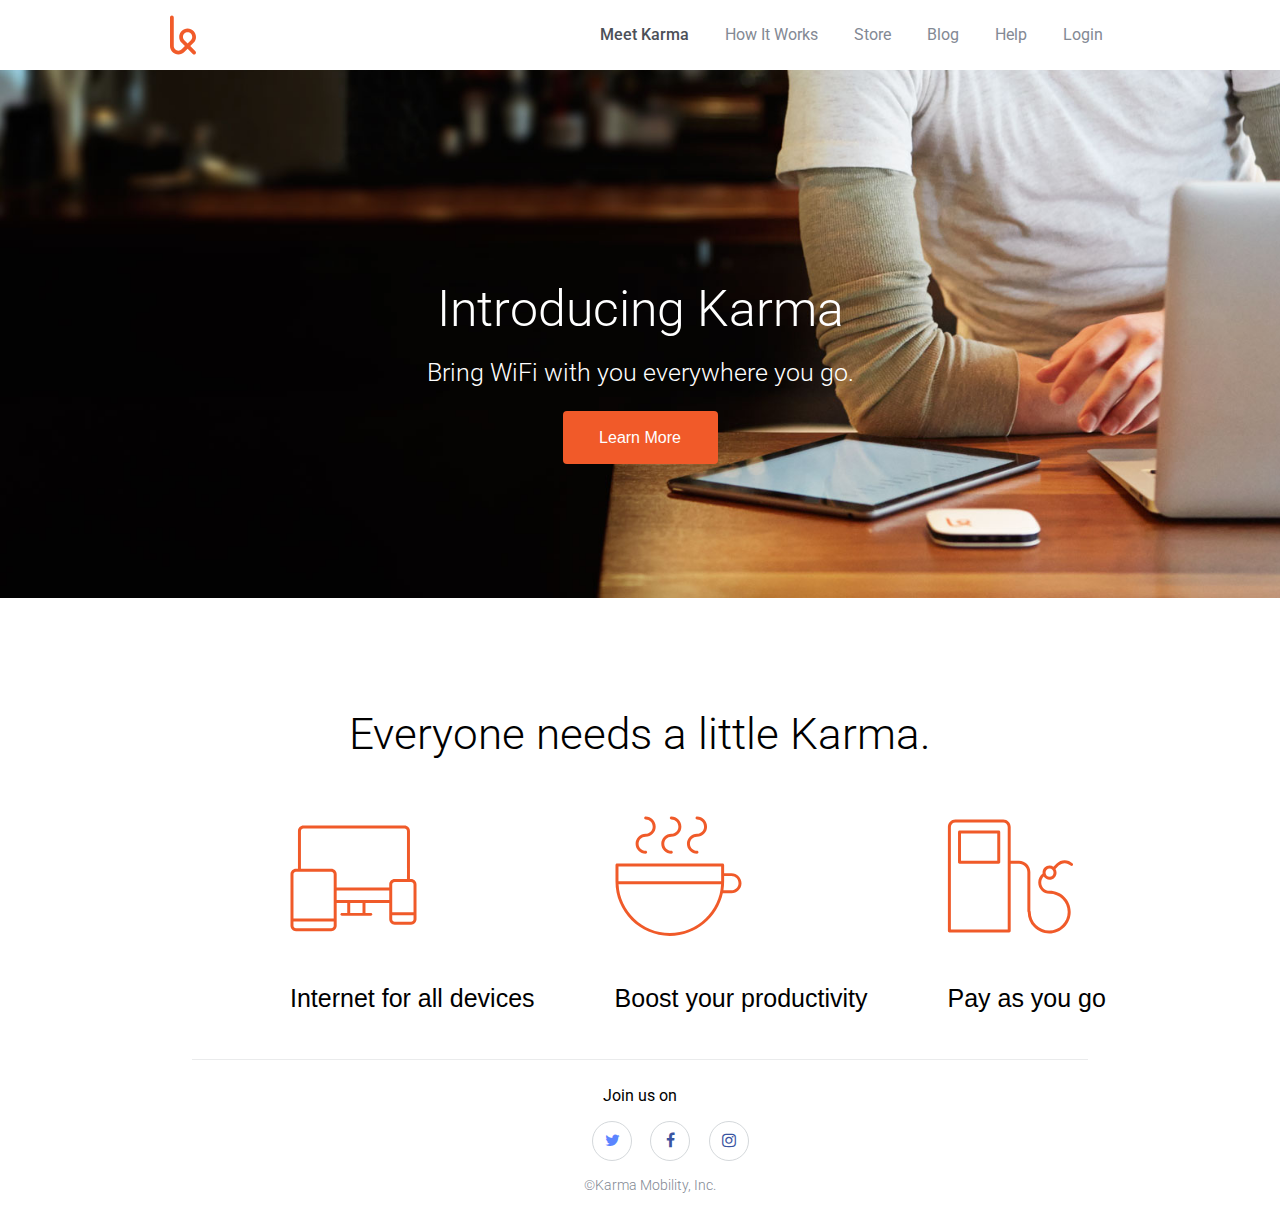
<file: index.html>
<!DOCTYPE html>
<html lang="en">
<head>
	<meta charset="UTF-8">
	<title>Document</title>
	<link rel="stylesheet" type="text/css" href="css/style.css">
	<link href='http://fonts.googleapis.com/css?family=Roboto:400,500,300' rel='stylesheet' type='text/css'>
	<link href="http://maxcdn.bootstrapcdn.com/font-awesome/4.2.0/css/font-awesome.min.css" rel="stylesheet">
	<!-- <link href="//maxcdn.bootstrapcdn.com/font-awesome/4.2.0/css/font-awesome.min.css" rel="stylesheet"> -->
	<link rel="icon" type="image/png" href="favicon_name.png" />
<!-- or -->
<link rel="shortcut icon" type="image/x-icon"  href="favicon.ico">

	
</head>
<body>
	<nav class="top-navigation">
	<div class="content">
		<ul class="links" style="list-style-type:none";>
			<li class="active">Meet Karma</li>
			<li>How It Works</li>
			<li>Store</li>
			<li>Blog</li>
			<li>Help</li>
			<li>Login</li>
			</ul>
			<img class="logo" src="images/karma-logo_copy.svg" alt="Karma" width="26px" height="70px">
	</div>
	</nav>
<div class="body">
	<h1 class="text">Introducing Karma</h1>
	<h3 class="detailtext">Bring WiFi with you everywhere you go.</h3>
	
	
	<button class="big-button">Learn More</button>
	</div>

	<div class="cases">
	<h2>Everyone needs a little Karma.</h2>

	<div class="page-wrap">
	

	<figure>
	<img width="127px" height="127px" src="images/icon-devices_copy.svg"/>
	<figcaption class="devices">Internet for all devices</figcaption>
	</figure><figure>
	<img width="127px" height="127px" src="images/icon-coffee_copy.svg"/>
	<figcaption class="coffee">Boost your productivity</figcaption>
	</figure><figure>
	<img width="127px" height="127px" src="images/icon-refill_copy.svg"/>
	<figcaption class="refill">Pay as you go</figcaption>
	</figure>
	</div>	
</div>
<footer class="social">
<hr />
<h5>Join us on</h5>
<div class="content">
<ul class="icons">
	<li><button class="button"><i class="fa fa-twitter" style="color: #5B85FF;"></i></button></li>
	<li><button class="button"><i class="fa fa-facebook" style="color: #3954a1;"></i></button></li>
	<li><button class="button"><i class="fa fa-instagram" style="color: #3954a1;"></i></button></li>
	</ul>
	<h6>&copy;Karma Mobility, Inc.</h6>
</div>
</footer>
</body>
</html>
</file>
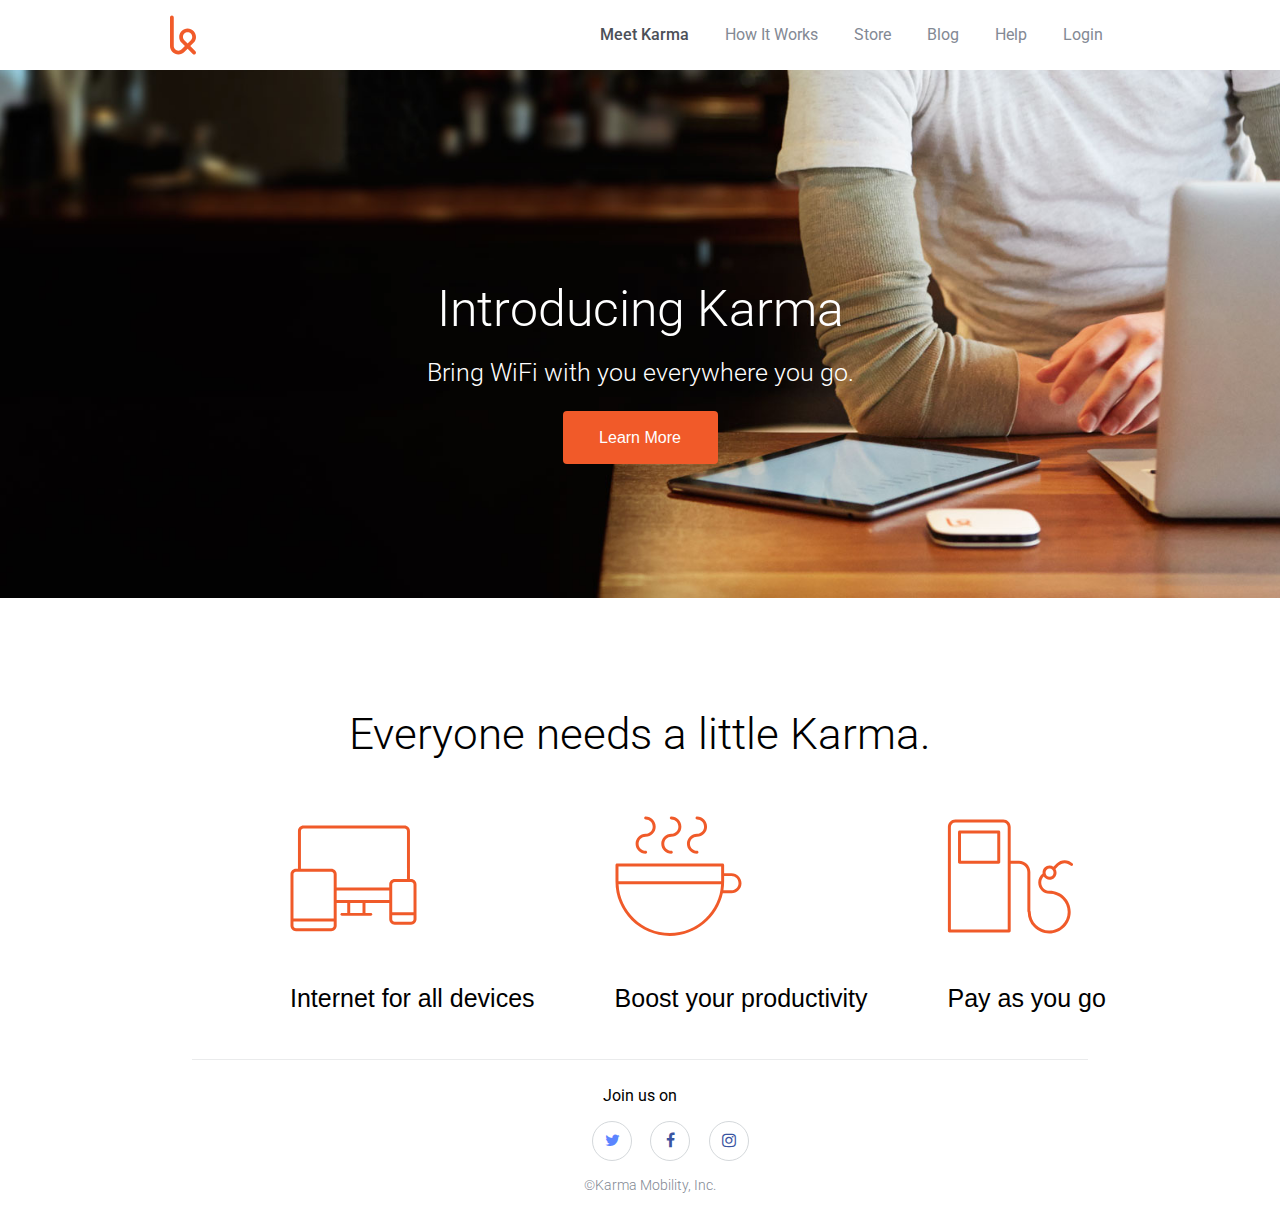
<file: css/index.html>
<!DOCTYPE html>
<html lang="en">
<head>
	<meta charset="UTF-8">
	<title>Document</title>
	<link rel="stylesheet" type="text/css" href="style.css">
	<link href='//fonts.googleapis.com/css?family=Roboto:400,500,300' rel='stylesheet' type='text/css'>
	<link href="//maxcdn.bootstrapcdn.com/font-awesome/4.2.0/css/font-awesome.min.css" rel="stylesheet">
	<!-- <link href="//maxcdn.bootstrapcdn.com/font-awesome/4.2.0/css/font-awesome.min.css" rel="stylesheet"> -->
	<link rel="icon" type="image/png" href="favicon_name.png" />
<!-- or -->
	<link rel="shortcut icon" type="image/x-icon"  href="favicon.ico">

	
</head>
<body>
	<nav class="top-navigation">
	<div class="content">
		<ul class="links" style="list-style-type:none";>
			<li class="active">Meet Karma</li>
			<li>How It Works</li>
			<li>Store</li>
			<li>Blog</li>
			<li>Help</li>
			<li>Login</li>
			</ul>
			<img class="logo" src="images/karma-logo_copy.svg" alt="Karma" width="26px" height="70px">
	</div>
	</nav>
<div class="body">
	<h1 class="text">Introducing Karma</h1>
	<h3 class="detailtext">Bring WiFi with you everywhere you go.</h3>
	
	
	<button class="big-button">Learn More</button>
	</div>

	<div class="cases">
	<h2>Everyone needs a little Karma.</h2>

	<div class="page-wrap">
	

	<figure>
	<img width="127px" height="127px" src="images/icon-devices_copy.svg"/>
	<figcaption class="devices">Internet for all devices</figcaption>
	</figure><figure>
	<img width="127px" height="127px" src="images/icon-coffee_copy.svg"/>
	<figcaption class="coffee">Boost your productivity</figcaption>
	</figure><figure>
	<img width="127px" height="127px" src="images/icon-refill_copy.svg"/>
	<figcaption class="refill">Pay as you go</figcaption>
	</figure>
	</div>	
</div>
<footer class="social">
<hr />
<h5>Join us on</h5>
<div class="content">
<ul class="icons">
	<li><button class="button"><i class="fa fa-twitter" style="color: #5B85FF;"></i></button></li>
	<li><button class="button"><i class="fa fa-facebook" style="color: #3954a1;"></i></button></li>
	<li><button class="button"><i class="fa fa-instagram" style="color: #3954a1;"></i></button></li>
	</ul>
	<h6>&copy;Karma Mobility, Inc.</h6>
</div>
</footer>
</body>
</html>
</file>
<file: css/style.css>
html {
  box-sizing: border-box;
  *behavior: url(/scripts/boxsizing.htc);
}
*, *:before, *:after {
  box-sizing: inherit;
}/*! normalize.css v3.0.2 | MIT License | git.io/normalize */

/**
 * 1. Set default font family to sans-serif.
 * 2. Prevent iOS text size adjust after orientation change, without disabling
 *    user zoom.
 */

html {
  font-family: sans-serif; /* 1 */
  -ms-text-size-adjust: 100%; /* 2 */
  -webkit-text-size-adjust: 100%; /* 2 */
}

/**
 * Remove default margin.
 */

body {
  margin: 0;
}

/* HTML5 display definitions
   ========================================================================== */

/**
 * Correct `block` display not defined for any HTML5 element in IE 8/9.
 * Correct `block` display not defined for `details` or `summary` in IE 10/11
 * and Firefox.
 * Correct `block` display not defined for `main` in IE 11.
 */

article,
aside,
details,
figcaption,
figure,
footer,
header,
hgroup,
main,
menu,
nav,
section,
summary {
  display: block;
}

/**
 * 1. Correct `inline-block` display not defined in IE 8/9.
 * 2. Normalize vertical alignment of `progress` in Chrome, Firefox, and Opera.
 */

audio,
canvas,
progress,
video {
  display: inline-block; /* 1 */
  vertical-align: baseline; /* 2 */
}

/**
 * Prevent modern browsers from displaying `audio` without controls.
 * Remove excess height in iOS 5 devices.
 */

audio:not([controls]) {
  display: none;
  height: 0;
}

/**
 * Address `[hidden]` styling not present in IE 8/9/10.
 * Hide the `template` element in IE 8/9/11, Safari, and Firefox < 22.
 */

[hidden],
template {
  display: none;
}

/* Links
   ========================================================================== */

/**
 * Remove the gray background color from active links in IE 10.
 */

a {
  background-color: transparent;
}

/**
 * Improve readability when focused and also mouse hovered in all browsers.
 */

a:active,
a:hover {
  outline: 0;
}

/* Text-level semantics
   ========================================================================== */

/**
 * Address styling not present in IE 8/9/10/11, Safari, and Chrome.
 */

abbr[title] {
  border-bottom: 1px dotted;
}

/**
 * Address style set to `bolder` in Firefox 4+, Safari, and Chrome.
 */

b,
strong {
  font-weight: bold;
}

/**
 * Address styling not present in Safari and Chrome.
 */

dfn {
  font-style: italic;
}

/**
 * Address variable `h1` font-size and margin within `section` and `article`
 * contexts in Firefox 4+, Safari, and Chrome.
 */

h1 {
  font-size: 2em;
  margin: 0.67em 0;
}

/**
 * Address styling not present in IE 8/9.
 */

mark {
  background: #ff0;
  color: #000;
}

/**
 * Address inconsistent and variable font size in all browsers.
 */

small {
  font-size: 80%;
}

/**
 * Prevent `sub` and `sup` affecting `line-height` in all browsers.
 */

sub,
sup {
  font-size: 75%;
  line-height: 0;
  position: relative;
  vertical-align: baseline;
}

sup {
  top: -0.5em;
}

sub {
  bottom: -0.25em;
}

/* Embedded content
   ========================================================================== */

/**
 * Remove border when inside `a` element in IE 8/9/10.
 */

img {
  border: 0;
}

/**
 * Correct overflow not hidden in IE 9/10/11.
 */

svg:not(:root) {
  overflow: hidden;
}

/* Grouping content
   ========================================================================== */

/**
 * Address margin not present in IE 8/9 and Safari.
 */

figure {
  margin: 1em 40px;
}

/**
 * Address differences between Firefox and other browsers.
 */

hr {
  -moz-box-sizing: content-box;
  box-sizing: content-box;
  height: 0;
}

/**
 * Contain overflow in all browsers.
 */

pre {
  overflow: auto;
}

/**
 * Address odd `em`-unit font size rendering in all browsers.
 */

code,
kbd,
pre,
samp {
  font-family: monospace, monospace;
  font-size: 1em;
}

/* Forms
   ========================================================================== */

/**
 * Known limitation: by default, Chrome and Safari on OS X allow very limited
 * styling of `select`, unless a `border` property is set.
 */

/**
 * 1. Correct color not being inherited.
 *    Known issue: affects color of disabled elements.
 * 2. Correct font properties not being inherited.
 * 3. Address margins set differently in Firefox 4+, Safari, and Chrome.
 */

button,
input,
optgroup,
select,
textarea {
  color: inherit; /* 1 */
  font: inherit; /* 2 */
  margin: 0; /* 3 */
}

/**
 * Address `overflow` set to `hidden` in IE 8/9/10/11.
 */

button {
  overflow: visible;
}

/**
 * Address inconsistent `text-transform` inheritance for `button` and `select`.
 * All other form control elements do not inherit `text-transform` values.
 * Correct `button` style inheritance in Firefox, IE 8/9/10/11, and Opera.
 * Correct `select` style inheritance in Firefox.
 */

button,
select {
  text-transform: none;
}

/**
 * 1. Avoid the WebKit bug in Android 4.0.* where (2) destroys native `audio`
 *    and `video` controls.
 * 2. Correct inability to style clickable `input` types in iOS.
 * 3. Improve usability and consistency of cursor style between image-type
 *    `input` and others.
 */

button,
html input[type="button"], /* 1 */
input[type="reset"],
input[type="submit"] {
  -webkit-appearance: button; /* 2 */
  cursor: pointer; /* 3 */
}

/**
 * Re-set default cursor for disabled elements.
 */

button[disabled],
html input[disabled] {
  cursor: default;
}

/**
 * Remove inner padding and border in Firefox 4+.
 */

button::-moz-focus-inner,
input::-moz-focus-inner {
  border: 0;
  padding: 0;
}

/**
 * Address Firefox 4+ setting `line-height` on `input` using `!important` in
 * the UA stylesheet.
 */

input {
  line-height: normal;
}

/**
 * It's recommended that you don't attempt to style these elements.
 * Firefox's implementation doesn't respect box-sizing, padding, or width.
 *
 * 1. Address box sizing set to `content-box` in IE 8/9/10.
 * 2. Remove excess padding in IE 8/9/10.
 */

input[type="checkbox"],
input[type="radio"] {
  box-sizing: border-box; /* 1 */
  padding: 0; /* 2 */
}

/**
 * Fix the cursor style for Chrome's increment/decrement buttons. For certain
 * `font-size` values of the `input`, it causes the cursor style of the
 * decrement button to change from `default` to `text`.
 */

input[type="number"]::-webkit-inner-spin-button,
input[type="number"]::-webkit-outer-spin-button {
  height: auto;
}

/**
 * 1. Address `appearance` set to `searchfield` in Safari and Chrome.
 * 2. Address `box-sizing` set to `border-box` in Safari and Chrome
 *    (include `-moz` to future-proof).
 */

input[type="search"] {
  -webkit-appearance: textfield; /* 1 */
  -moz-box-sizing: content-box;
  -webkit-box-sizing: content-box; /* 2 */
  box-sizing: content-box;
}

/**
 * Remove inner padding and search cancel button in Safari and Chrome on OS X.
 * Safari (but not Chrome) clips the cancel button when the search input has
 * padding (and `textfield` appearance).
 */

input[type="search"]::-webkit-search-cancel-button,
input[type="search"]::-webkit-search-decoration {
  -webkit-appearance: none;
}

/**
 * Define consistent border, margin, and padding.
 */

fieldset {
  border: 1px solid #c0c0c0;
  margin: 0 2px;
  padding: 0.35em 0.625em 0.75em;
}

/**
 * 1. Correct `color` not being inherited in IE 8/9/10/11.
 * 2. Remove padding so people aren't caught out if they zero out fieldsets.
 */

legend {
  border: 0; /* 1 */
  padding: 0; /* 2 */
}

/**
 * Remove default vertical scrollbar in IE 8/9/10/11.
 */

textarea {
  overflow: auto;
}

/**
 * Don't inherit the `font-weight` (applied by a rule above).
 * NOTE: the default cannot safely be changed in Chrome and Safari on OS X.
 */

optgroup {
  font-weight: bold;
}

/* Tables
   ========================================================================== */

/**
 * Remove most spacing between table cells.
 */

table {
  border-collapse: collapse;
  border-spacing: 0;
}

td,
th {
  padding: 0;
}

.top-navigation {
  background-color: #fff;
  position: fixed;
  width: 100%;
  z-index: 9999;
}
.top-navigation > .content  {
  width: 970px;
  height: 70px;
  margin: 0 auto;
  padding: 0px 15px;
}
.top-navigation .links {
  float: right;
  font-family: 'Roboto', sans-serif; 
  font-size: 16px; 
  color: #838994; 
  -webkit-font-smoothing: antialiased;
  margin-top: 25px;
}
.top-navigation .links li {
  display: inline-block;
  margin-left: 25px;
}
.top-navigation .links .active{
  color: #4c5058;
  font-weight: 500;
}
.top-navigation .links li:hover {
  cursor: pointer;
  color: black;  
}
.body {
  background-image: url('../images/first-background.jpg');
  background-position: center bottom;
  background-repeat: no-repeat;
  background-size: cover; 
  text-align: center;
  color: white;
  height: 43.938rem;
  overflow: auto;
  background-position: 0 bottom;
  height: 598px;
}
.text {
  margin: 0 auto;
  padding: 0px 15px;
  vertical-align: middle;
  margin-top: 17.5rem;
  font-size: 3.125rem;
  font-weight: 300;
  font-family: 'Roboto', sans-serif;
  -webkit-font-smoothing: antialiased; 


}
.detailtext {
  margin: 0 auto;
  padding: 0px 15px;
  vertical-align: middle;
  font-family: 'Roboto', sans-serif; 
  margin-top: 1.25rem;
  font-size: 1.563rem;
  font-weight: 300; 
  -webkit-font-smoothing: antialiased; 
}

.big-button {
  width: 9.688rem;
  text-shadow: none;
  border-style: none;
  border-radius: 4px;
  line-height: 1.33;
  display: block;
  margin: 0 auto;
  background-color: #f15a29;
  padding: 16px 24px;
  margin-top: 24px;
  -webkit-font-smoothing: antialiased;
  transition-property: background;
  transition-duration: .25s;
  transition-timing-function: linear;
}
.big-button:hover {
  background-color: #e82c0c; 
}

  
figure {
    display: inline-block;
}
figure figcaption {
    text-align: center;
    font-size: 25px;
    font-weight: 300;
}
.devices {
  font-weight: 400;
  font-size: 1.563rem;
  margin: 2.5rem 0px 1.875rem;
}
.coffee {
  font-weight: 400;
  font-size: 1.563rem;
  margin: 2.5rem 0px 1.875rem;
}
.refill {
  font-weight: 400;
  font-size: 1.563rem;
  margin: 2.5rem 0px 1.875rem;
}
.page-wrap {
  margin-left: 250px;
}



h2 {
  text-align: center;
  font-family: 'Roboto', sans-serif; 
  -webkit-font-smoothing: antialiased;
  margin-top: 110px;
  font-size: 2.75rem;
  font-weight: 300;
}

li {
  display: inline-block;
  text-decoration: none;
  margin: 7px;
  margin-bottom: 0;
  margin-top: 0;
}
.button {
  width: 40px;
  height: 40px;
  border-radius: 50%;
  background-color: white;
  border-style: none;
  border: solid #d4d8db 1px;
}
.content {
  margin-left: 545px;
  

}
h5 {
  text-align: center;
  font-family: 'Roboto', sans-serif; 
  -webkit-font-smoothing: antialiased;
  font-weight: 400;
  font-size: 1.00rem;
  margin-bottom: 0;
}
hr {
  text-align:center; 
  margin: 0 auto; 
  width: 70%; 
  border: 0;
  border-top: 1px solid #eaebec;
}
h6 {
  font-size: 0.9rem;
  font-weight: 300;
  color: #838994;
  text-align: center;
  margin-top: 0;
  margin-right: 525px;
  font-family: 'Roboto', sans-serif; 
  -webkit-font-smoothing: antialiased;
}
</file>
